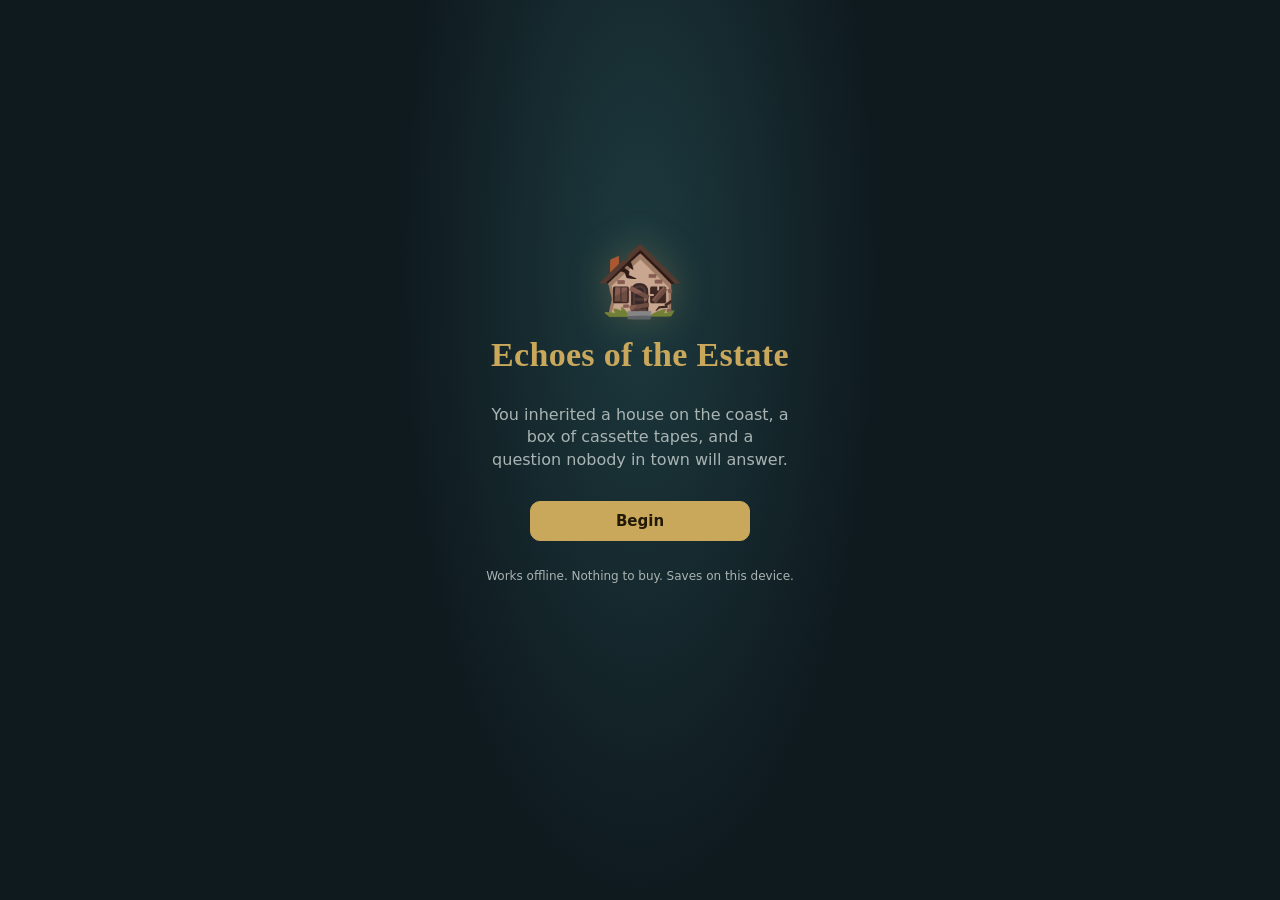
<file: index.html>
<!doctype html>
<html lang="en">
<head>
<meta charset="utf-8">
<meta name="viewport" content="width=device-width, initial-scale=1, viewport-fit=cover, user-scalable=no">
<title>Echoes of the Estate</title>
<meta name="description" content="A narrative merge mystery. Restore Halloway House, route the wires, and find the room that is not on the plans.">
<meta name="theme-color" content="#0f1a1f">
<link rel="manifest" href="./manifest.webmanifest">
<link rel="icon" href="./icons/icon.svg" type="image/svg+xml">
<link rel="apple-touch-icon" href="./icons/icon-192.png">
<meta name="apple-mobile-web-app-capable" content="yes">
<meta name="apple-mobile-web-app-status-bar-style" content="black-translucent">
<link rel="stylesheet" href="./css/game.css">
</head>
<body>
<div id="app">
  <div id="hud">
    <div class="stat" id="energyBar" title="Energy regenerates one point every 90 seconds"><i></i><span>⚡</span><b id="energyVal">100/100</b><small id="energyNext">full</small></div>
    <div class="stat"><span>🪙</span><b id="coinsVal">0</b></div>
    <div class="stat"><span>💎</span><b id="gemsVal">0</b></div>
    <button id="settingsBtn" aria-label="Settings">⚙</button>
  </div>

  <section id="title" class="screen active">
    <div class="house">🏚️</div>
    <h1>Echoes of the Estate</h1>
    <p class="sub">You inherited a house on the coast, a box of cassette tapes, and a question nobody in town will answer.</p>
    <button class="btn brass" id="btnContinue">Continue</button>
    <button class="btn ghost" id="btnNew">Begin</button>
    <p class="note">Works offline. Nothing to buy. Saves on this device.</p>
  </section>

  <section id="hub" class="screen"></section>

  <section id="boardScreen" class="screen">
    <div id="boardWrap">
      <div id="info"></div>
      <div id="board"></div>
      <div class="gemrow">
        <button class="btn" id="boardRefill">💎 Refill energy</button>
        <button class="btn" id="boardSweep">💎 Sweep tier-1</button>
      </div>
      <p class="note">Tap a generator to drop an item (1 energy). Drag matching items together to merge. Five touching = two of the next tier. Tap an item to deliver it.</p>
    </div>
  </section>

  <section id="puzzleScreen" class="screen">
    <h2 id="puzzleTitle">Breaker panel</h2>
    <p class="note">Drag from a terminal to its match. Wires cannot cross. Wire every cell for bonus gems.</p>
    <div id="wires"></div>
    <div class="prow"><span id="pProgress"></span><span style="flex:1"></span><button class="btn" id="pHint">Hint</button><button class="btn" id="pReset">Reset</button></div>
    <div id="hintText"></div>
  </section>

  <section id="shop" class="screen"></section>

  <nav id="nav">
    <button id="navHub"><span class="badge" id="navHubBadge">!</span><span class="ic">🏚️</span>Estate</button>
    <button id="navBoard"><span class="ic">🧰</span>Workbench</button>
    <button id="navShop"><span class="ic">💎</span>Store</button>
  </nav>

  <div id="story"><div class="sheet"><div class="chap"></div><div class="who"></div><div class="line"></div><div class="next"><span class="count"></span><button class="btn brass">Next</button></div></div></div>

  <div id="settings"><div class="card">
    <h2>Settings</h2>
    <div class="row"><span>Sound</span><div class="toggle" id="tSound"></div></div>
    <div class="row"><span>Haptics</span><div class="toggle" id="tHaptics"></div></div>
    <div class="row"><span>Reset game</span><button class="btn" id="resetBtn">Erase progress</button></div>
    <p class="note" id="verText"></p>
    <p class="note">No account, no analytics, no ads. Your save lives in this browser only.</p>
    <button class="btn wide" id="settingsClose">Close</button>
  </div></div>
</div>
<script type="module" src="./js/app.js"></script>
</body>
</html>
</file>
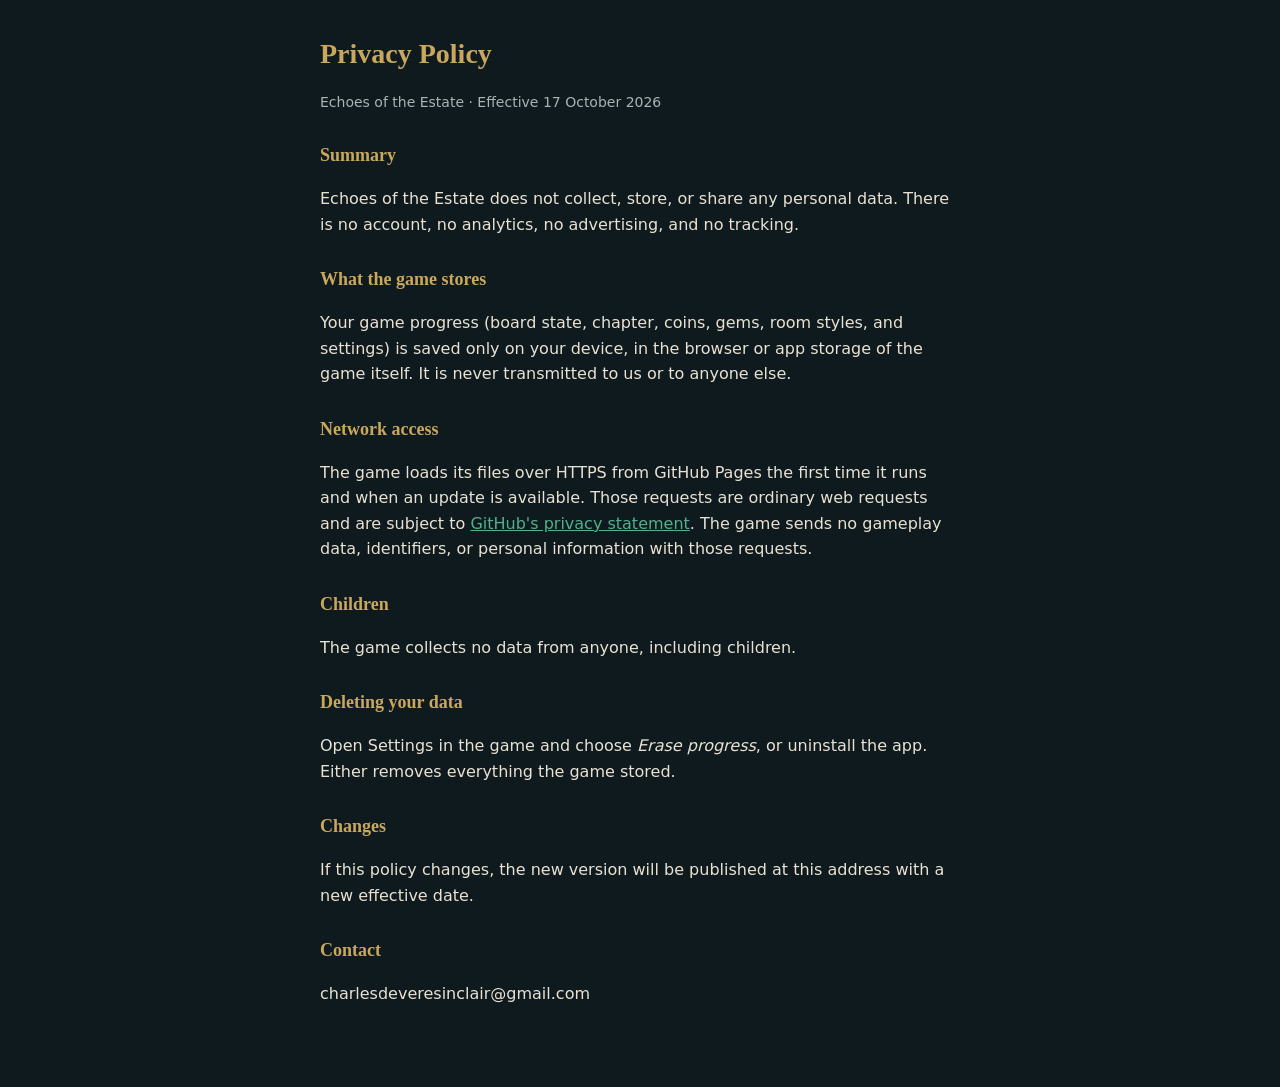
<file: privacy.html>
<!doctype html>
<html lang="en">
<head>
<meta charset="utf-8">
<meta name="viewport" content="width=device-width, initial-scale=1">
<title>Privacy Policy — Echoes of the Estate</title>
<style>
  body { margin: 0; background: #0f1a1f; color: #e9e2d2; font-family: system-ui, -apple-system, 'Segoe UI', Roboto, sans-serif; line-height: 1.6; }
  main { max-width: 640px; margin: 0 auto; padding: 32px 20px 64px; }
  h1 { font-family: Georgia, serif; color: #c9a85c; font-size: 28px; margin: 0 0 4px; }
  h2 { font-family: Georgia, serif; color: #c9a85c; font-size: 18px; margin: 28px 0 6px; }
  .meta { color: #a9b4b3; font-size: 14px; }
  a { color: #4fb28a; }
</style>
</head>
<body>
<main>
  <h1>Privacy Policy</h1>
  <p class="meta">Echoes of the Estate · Effective 17 October 2026</p>

  <h2>Summary</h2>
  <p>Echoes of the Estate does not collect, store, or share any personal data. There is no account, no analytics, no advertising, and no tracking.</p>

  <h2>What the game stores</h2>
  <p>Your game progress (board state, chapter, coins, gems, room styles, and settings) is saved only on your device, in the browser or app storage of the game itself. It is never transmitted to us or to anyone else.</p>

  <h2>Network access</h2>
  <p>The game loads its files over HTTPS from GitHub Pages the first time it runs and when an update is available. Those requests are ordinary web requests and are subject to <a href="https://docs.github.com/en/site-policy/privacy-policies/github-general-privacy-statement">GitHub's privacy statement</a>. The game sends no gameplay data, identifiers, or personal information with those requests.</p>

  <h2>Children</h2>
  <p>The game collects no data from anyone, including children.</p>

  <h2>Deleting your data</h2>
  <p>Open Settings in the game and choose <em>Erase progress</em>, or uninstall the app. Either removes everything the game stored.</p>

  <h2>Changes</h2>
  <p>If this policy changes, the new version will be published at this address with a new effective date.</p>

  <h2>Contact</h2>
  <p>charlesdeveresinclair@gmail.com</p>
</main>
</body>
</html>
</file>
<file: css/game.css>
:root {
  --bg: #0f1a1f;        /* deep coastal night */
  --bg2: #16262d;
  --panel: #1d323a;
  --line: #2b4751;
  --ink: #e9e2d2;       /* parchment */
  --ink2: #a9b4b3;
  --brass: #c9a85c;
  --jade: #4fb28a;
  --danger: #d95b4e;
  --cell: #223b44;
  --font: 'Georgia', 'Times New Roman', serif;
  --ui: system-ui, -apple-system, 'Segoe UI', Roboto, sans-serif;
}
* { box-sizing: border-box; -webkit-tap-highlight-color: transparent; }
html, body { margin: 0; height: 100%; background: var(--bg); color: var(--ink); font-family: var(--ui); overscroll-behavior: none; }
body { display: flex; justify-content: center; user-select: none; -webkit-user-select: none; }
#app { width: 100%; max-width: 480px; min-height: 100dvh; display: flex; flex-direction: column; position: relative; background: var(--bg); }
h1, h2, h3 { font-family: var(--font); font-weight: 600; margin: 0; letter-spacing: .3px; }
button { font: inherit; color: inherit; }
.btn { border: 1px solid var(--line); background: var(--panel); border-radius: 10px; padding: 10px 14px; cursor: pointer; font-size: 15px; }
.btn:active { transform: translateY(1px); }
.btn.jade { background: var(--jade); border-color: var(--jade); color: #06231a; font-weight: 600; }
.btn.brass { background: var(--brass); border-color: var(--brass); color: #231a05; font-weight: 600; }
.btn.ghost { background: transparent; }
.btn[disabled] { opacity: .45; cursor: default; }
.btn.wide { width: 100%; }

/* HUD */
#hud { display: flex; gap: 8px; padding: 10px 12px 6px; align-items: center; }
.stat { flex: 1; background: var(--panel); border: 1px solid var(--line); border-radius: 10px; padding: 6px 10px; font-size: 14px; display: flex; align-items: center; gap: 6px; min-height: 36px; }
.stat b { font-variant-numeric: tabular-nums; }
.stat small { color: var(--ink2); font-size: 11px; margin-left: auto; }
#energyBar { position: relative; overflow: hidden; flex: 1.7; }
#energyBar i { position: absolute; left: 0; top: 0; bottom: 0; background: rgba(79,178,138,.22); width: var(--pct, 0%); transition: width .4s; z-index: 0; }
#energyBar > * { position: relative; z-index: 1; }
#settingsBtn { background: none; border: 0; font-size: 20px; padding: 4px; cursor: pointer; color: var(--ink2); }

/* Screens */
.screen { display: none; flex: 1; flex-direction: column; padding: 6px 12px 72px; }
.screen.active { display: flex; }
#nav { position: fixed; bottom: 0; left: 50%; transform: translateX(-50%); width: 100%; max-width: 480px; display: flex; background: var(--bg2); border-top: 1px solid var(--line); padding: 6px 6px calc(6px + env(safe-area-inset-bottom)); z-index: 20; }
#nav button { flex: 1; background: none; border: 0; color: var(--ink2); padding: 6px 0; font-size: 12px; cursor: pointer; display: flex; flex-direction: column; align-items: center; gap: 2px; border-radius: 8px; }
#nav button .ic { font-size: 20px; }
#nav button.on { color: var(--brass); }
#nav button .badge { position: absolute; margin-left: 30px; margin-top: -2px; background: var(--danger); color: #fff; border-radius: 8px; font-size: 10px; padding: 0 5px; }

/* Title */
#title { justify-content: center; align-items: center; text-align: center; gap: 14px; background: radial-gradient(ellipse at 50% 30%, #1d3a3f 0%, var(--bg) 70%); }
#title h1 { font-size: 34px; color: var(--brass); }
#title .sub { color: var(--ink2); max-width: 300px; line-height: 1.4; }
#title .house { font-size: 72px; filter: drop-shadow(0 0 18px rgba(201,168,92,.25)); }
#title .btn { min-width: 220px; }

/* Hub / estate */
.card { background: var(--panel); border: 1px solid var(--line); border-radius: 14px; padding: 14px; margin-bottom: 12px; }
.card h2 { font-size: 20px; color: var(--brass); }
.card .meta { color: var(--ink2); font-size: 13px; margin: 2px 0 10px; }
.quests { list-style: none; padding: 0; margin: 0 0 12px; }
.quests li { display: flex; align-items: center; gap: 8px; padding: 6px 0; border-top: 1px solid var(--line); font-size: 14px; }
.quests li:first-child { border-top: 0; }
.quests li.done { color: var(--ink2); text-decoration: line-through; }
.quests .sw { width: 12px; height: 12px; border-radius: 3px; background: var(--c); flex: none; }
.room { opacity: 1; }
.room.locked { opacity: .5; }
.fixture { padding: 8px 0; border-top: 1px solid var(--line); font-size: 14px; }
.fixture .fx-head { display: flex; justify-content: space-between; align-items: baseline; margin-bottom: 6px; }
.fixture .fx-styles { display: flex; gap: 8px; }
.fixture .sty { flex: 1; border: 1px solid var(--line); background: var(--bg2); border-radius: 8px; padding: 8px 6px; font-size: 13px; cursor: pointer; }
.fixture .sty.pick { border-color: var(--brass); color: var(--brass); }
.fixture .cost { color: var(--ink2); font-size: 12px; }
#info { min-height: 96px; }
.progress { height: 6px; background: var(--bg2); border-radius: 3px; overflow: hidden; margin: 6px 0 10px; }
.progress i { display: block; height: 100%; background: var(--brass); width: var(--pct, 0%); transition: width .4s; }

/* Board */
#boardWrap { display: flex; flex-direction: column; gap: 8px; }
#board { display: grid; grid-template-columns: repeat(var(--cols), 1fr); gap: 4px; background: var(--bg2); border: 1px solid var(--line); border-radius: 12px; padding: 6px; touch-action: none; }
.cell { aspect-ratio: 1; background: var(--cell); border-radius: 8px; position: relative; display: flex; align-items: center; justify-content: center; transition: transform .12s, box-shadow .12s; }
.cell .glyph { font-size: clamp(18px, 6.5vw, 30px); line-height: 1; pointer-events: none; }
.cell.gen { background: #2a3f3a; border: 1px dashed rgba(201,168,92,.5); cursor: pointer; }
.cell.gen .tag { position: absolute; bottom: 2px; font-size: 9px; color: var(--brass); letter-spacing: .5px; text-transform: uppercase; }
.cell.gen:active { transform: scale(.94); }
.cell.item { cursor: grab; background: color-mix(in srgb, var(--c) 18%, var(--cell)); border: 1px solid color-mix(in srgb, var(--c) 45%, transparent); }
.cell.item .tier { position: absolute; right: 3px; bottom: 2px; font-size: 10px; font-weight: 700; color: var(--c); font-variant-numeric: tabular-nums; }
.cell.item.max { box-shadow: inset 0 0 0 2px var(--brass); }
.cell.sel { box-shadow: 0 0 0 2px var(--brass); }
.cell.lifted { opacity: .35; }
.cell.over { box-shadow: 0 0 0 2px var(--ink2); }
.cell.over.can { box-shadow: 0 0 0 3px var(--jade); }
.cell.pop { animation: pop .28s ease-out; }
@keyframes pop { 0% { transform: scale(.6); } 70% { transform: scale(1.12); } 100% { transform: scale(1); } }
/* Shape coding so chains read without color */
.shape-hex .glyph::after, .shape-diamond .glyph::after, .shape-circle .glyph::after, .shape-square .glyph::after, .shape-tri .glyph::after {
  content: ''; position: absolute; left: 3px; top: 3px; width: 8px; height: 8px; background: var(--c); opacity: .9; }
.shape-hex .glyph::after { clip-path: polygon(25% 0, 75% 0, 100% 50%, 75% 100%, 25% 100%, 0 50%); }
.shape-diamond .glyph::after { clip-path: polygon(50% 0, 100% 50%, 50% 100%, 0 50%); }
.shape-circle .glyph::after { border-radius: 50%; }
.shape-tri .glyph::after { clip-path: polygon(50% 0, 100% 100%, 0 100%); }
.ghost { position: fixed; left: 0; top: 0; z-index: 50; pointer-events: none; opacity: .9; transform-origin: center; box-shadow: 0 8px 20px rgba(0,0,0,.4); }
#info { min-height: 64px; background: var(--panel); border: 1px solid var(--line); border-radius: 12px; padding: 10px 12px; font-size: 14px; }
#info .hint { color: var(--ink2); line-height: 1.5; }
#info .hint b { color: var(--c); font-weight: 600; }
#info .sel-name { font-size: 16px; color: var(--c); font-weight: 600; }
#info .sel-name small { color: var(--ink2); font-weight: 400; margin-left: 6px; }
#info .sel-next { color: var(--ink2); margin: 2px 0 8px; }
#info .btn { width: 100%; }
.gemrow { display: flex; gap: 8px; }
.gemrow .btn { flex: 1; font-size: 13px; }

/* Story overlay */
#story { position: fixed; inset: 0; background: rgba(6,12,15,.92); display: none; z-index: 40; align-items: flex-end; justify-content: center; }
#story.open { display: flex; }
#story .sheet { width: 100%; max-width: 480px; padding: 20px 18px calc(28px + env(safe-area-inset-bottom)); }
#story .chap { color: var(--brass); font-family: var(--font); font-size: 14px; letter-spacing: 1px; text-transform: uppercase; margin-bottom: 14px; }
#story .who { font-size: 12px; letter-spacing: 1.5px; text-transform: uppercase; color: var(--ink2); margin-bottom: 6px; }
#story .line { font-family: var(--font); font-size: 20px; line-height: 1.45; min-height: 120px; }
#story .line.tape { color: #d9cfae; font-style: italic; }
#story .line.letter, #story .line.journal { color: #cfd8d6; background: rgba(255,255,255,.04); padding: 10px 12px; border-left: 3px solid var(--brass); }
#story .next { margin-top: 18px; display: flex; justify-content: space-between; align-items: center; color: var(--ink2); font-size: 13px; }
#story .next .btn { min-width: 120px; }

/* Puzzle */
#puzzleScreen { gap: 10px; }
#wires { display: grid; grid-template-columns: repeat(var(--n), 1fr); gap: 3px; background: #0b1416; border: 1px solid var(--line); border-radius: 12px; padding: 8px; touch-action: none; aspect-ratio: 1; }
.wcell { position: relative; background: #182a30; border-radius: 6px; }
.wcell.term .dot { position: absolute; left: 22%; top: 22%; width: 56%; height: 56%; border-radius: 50%; background: var(--w); box-shadow: 0 0 10px var(--w); z-index: 2; }
.wcell.on { background: #182a30; }
.wcell.on::before, .wcell.on::after { content: ''; position: absolute; background: var(--p); display: none; z-index: 1; }
.wcell.on { background-image: radial-gradient(circle closest-side, var(--p) 0 30%, transparent 31%); }
.wcell[data-a="u"]::before, .wcell[data-b="u"]::after { display: block; left: 36%; width: 28%; top: 0; height: 52%; }
.wcell[data-a="d"]::before, .wcell[data-b="d"]::after { display: block; left: 36%; width: 28%; top: 48%; height: 52%; }
.wcell[data-a="l"]::before, .wcell[data-b="l"]::after { display: block; top: 36%; height: 28%; left: 0; width: 52%; }
.wcell[data-a="r"]::before, .wcell[data-b="r"]::after { display: block; top: 36%; height: 28%; left: 48%; width: 52%; }
#wires.solved .wcell.on { filter: brightness(1.25); }
.prow { display: flex; gap: 8px; align-items: center; color: var(--ink2); font-size: 13px; }
.prow .btn { font-size: 13px; }
#hintText { color: var(--brass); font-style: italic; font-size: 14px; min-height: 20px; }

/* Shop */
.sku { display: flex; align-items: center; gap: 10px; padding: 10px 0; border-top: 1px solid var(--line); font-size: 14px; }
.sku:first-child { border-top: 0; }
.sku .d { flex: 1; }
.sku .d small { display: block; color: var(--ink2); }
.sku .price { color: var(--ink2); font-variant-numeric: tabular-nums; }
.note { color: var(--ink2); font-size: 12px; line-height: 1.5; }

/* Settings */
#settings { position: fixed; inset: 0; background: rgba(6,12,15,.92); display: none; z-index: 45; align-items: center; justify-content: center; }
#settings.open { display: flex; }
#settings .card { width: min(92%, 400px); }
.row { display: flex; align-items: center; justify-content: space-between; padding: 10px 0; border-top: 1px solid var(--line); }
.row:first-of-type { border-top: 0; }
.toggle { width: 44px; height: 24px; border-radius: 12px; background: var(--bg2); border: 1px solid var(--line); position: relative; cursor: pointer; }
.toggle::after { content: ''; position: absolute; top: 2px; left: 2px; width: 18px; height: 18px; border-radius: 50%; background: var(--ink2); transition: left .15s; }
.toggle.on { background: var(--jade); border-color: var(--jade); }
.toggle.on::after { left: 22px; background: #06231a; }

#toast { position: fixed; left: 50%; bottom: 90px; transform: translate(-50%, 20px); background: var(--brass); color: #231a05; padding: 10px 16px; border-radius: 10px; font-size: 14px; font-weight: 600; opacity: 0; transition: all .2s; z-index: 60; pointer-events: none; max-width: 90%; text-align: center; }
#toast.show { opacity: 1; transform: translate(-50%, 0); }
</file>
